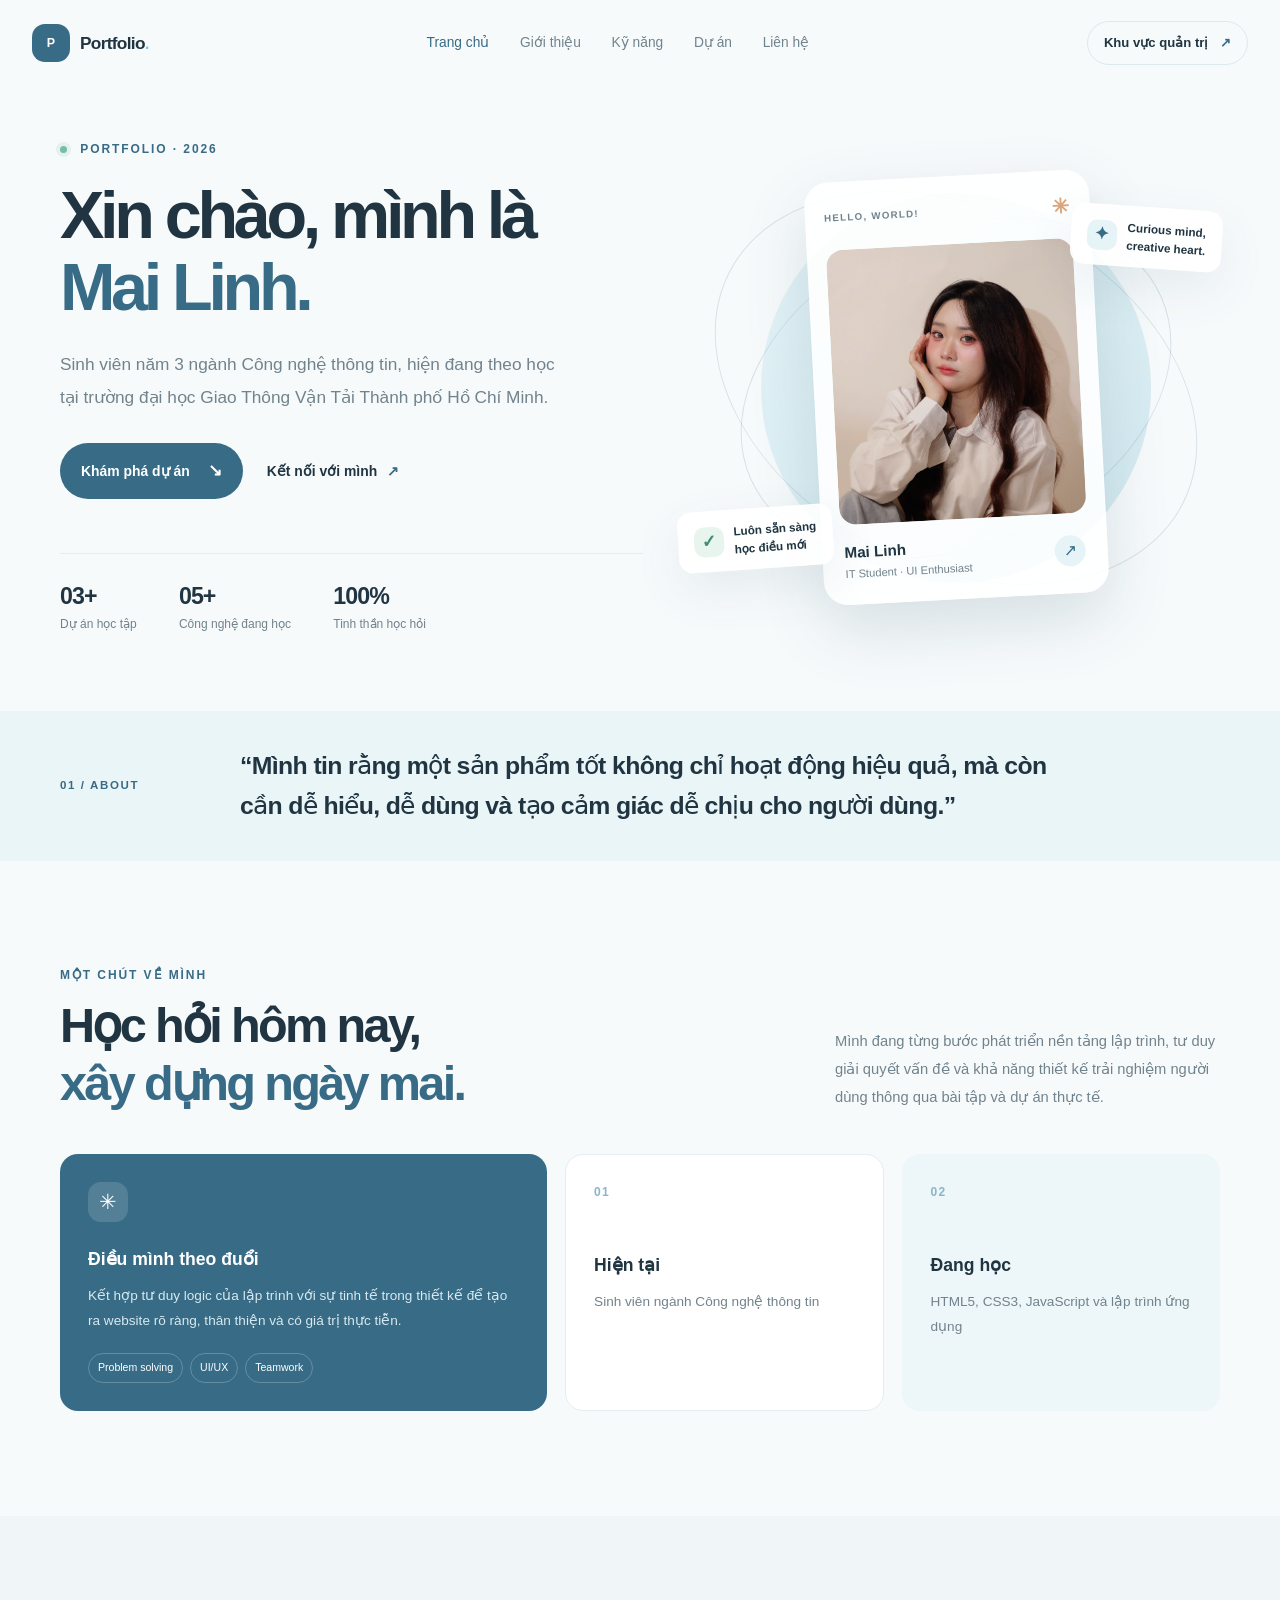
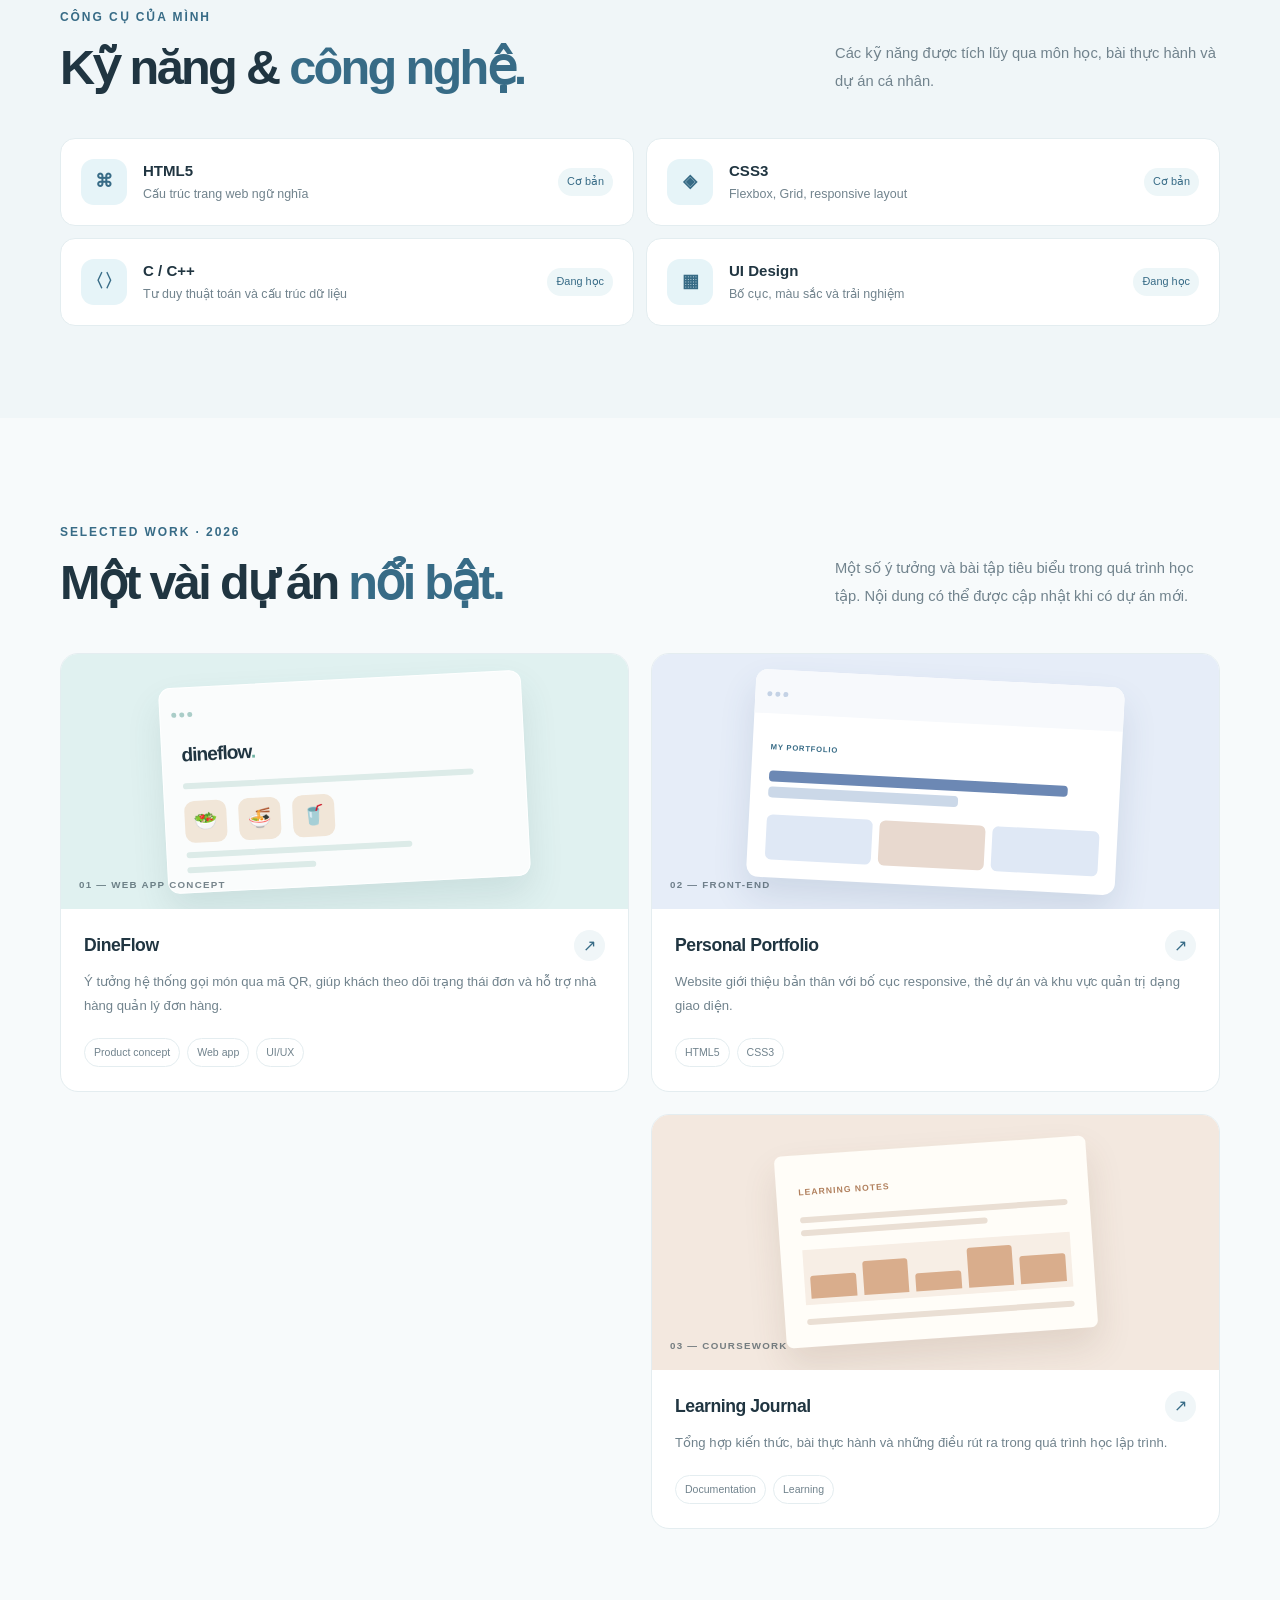
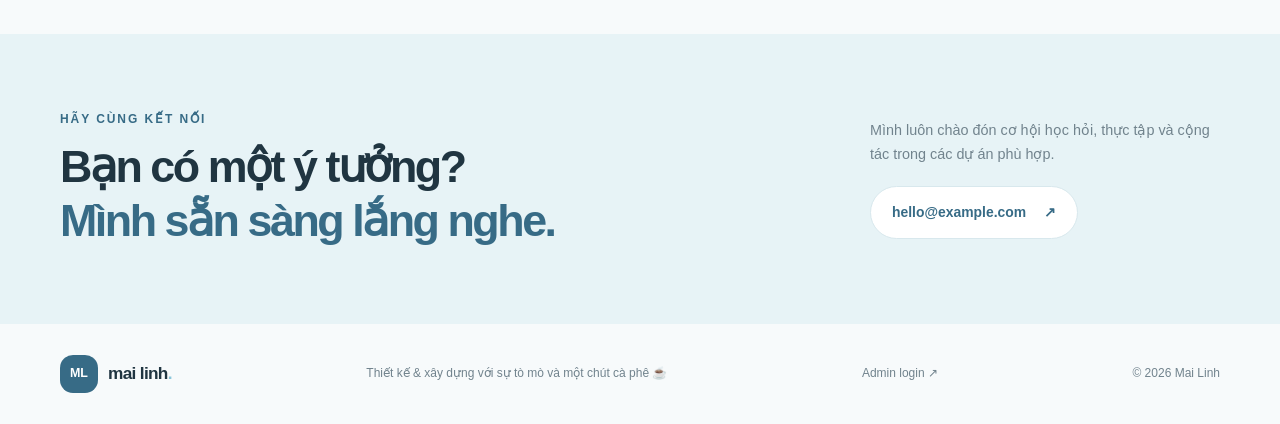
<file: portfolio_website/index.html>
<!DOCTYPE html>
<html lang="vi">
<head>
  <meta charset="UTF-8">
  <meta name="viewport" content="width=device-width, initial-scale=1.0">
  <meta name="description" content="Portfolio cá nhân của sinh viên - kỹ năng, dự án và liên hệ.">
  <title>Portfolio | Mai Linh</title>
  <link rel="stylesheet" href="style.css">
</head>
<body>
  <header class="site-header">
    <a class="brand" href="index.html" aria-label="Về trang chủ">
      <span class="brand-mark">P</span>
      <span>Portfolio<span class="brand-dot">.</span></span>
    </a>
    <nav class="main-nav" aria-label="Điều hướng chính">
      <a class="active" href="#home">Trang chủ</a>
      <a href="#about">Giới thiệu</a>
      <a href="#skills">Kỹ năng</a>
      <a href="#projects">Dự án</a>
      <a href="#contact">Liên hệ</a>
    </nav>
    <a class="header-cta" href="login.html">Khu vực quản trị <span>↗</span></a>
  </header>

  <main>
    <section class="hero page-width" id="home">
      <div class="hero-copy">
        <p class="eyebrow"><span class="status-dot"></span> PORTFOLIO · 2026</p>
        <h1>Xin chào, mình là<br><span>Mai Linh.</span></h1>
        <p class="hero-lead">Sinh viên năm 3 ngành Công nghệ thông tin, hiện đang theo học tại trường đại học Giao Thông Vận Tải Thành phố Hồ Chí Minh.</p>
        <div class="hero-actions">
          <a class="button button-primary" href="#projects">Khám phá dự án <span>↘</span></a>
          <a class="text-link" href="#contact">Kết nối với mình <span>↗</span></a>
        </div>
        <div class="hero-meta">
          <div><strong>03+</strong><span>Dự án học tập</span></div>
          <div><strong>05+</strong><span>Công nghệ đang học</span></div>
          <div><strong>100%</strong><span>Tinh thần học hỏi</span></div>
        </div>
      </div>
      <div class="hero-visual">
        <div class="visual-orbit orbit-one"></div><div class="visual-orbit orbit-two"></div>
        <div class="profile-card">
          <div class="profile-top"><span class="tiny-label">HELLO, WORLD!</span><span class="sparkle">✳</span></div>
          <div class="avatar-art">
              <img src="mailinh.jpg" alt="Ảnh Mai Linh">
          </div>
          <div class="profile-caption"><div><strong>Mai Linh</strong><span>IT Student · UI Enthusiast</span></div><span class="mini-arrow">↗</span></div>
        </div>
        <div class="floating-note note-top"><span class="note-icon">✦</span><span>Curious mind,<br>creative heart.</span></div>
        <div class="floating-note note-bottom"><span class="note-check">✓</span><span>Luôn sẵn sàng<br>học điều mới</span></div>
      </div>
    </section>

    <section class="intro-band">
      <div class="page-width intro-inner"><span class="section-index">01 / ABOUT</span><p>“Mình tin rằng một sản phẩm tốt không chỉ hoạt động hiệu quả, mà còn cần dễ hiểu, dễ dùng và tạo cảm giác dễ chịu cho người dùng.”</p></div>
    </section>

    <section class="content-section page-width" id="about">
      <div class="section-heading"><div><p class="eyebrow">MỘT CHÚT VỀ MÌNH</p><h2>Học hỏi hôm nay,<br><span>xây dựng ngày mai.</span></h2></div><p class="section-description">Mình đang từng bước phát triển nền tảng lập trình, tư duy giải quyết vấn đề và khả năng thiết kế trải nghiệm người dùng thông qua bài tập và dự án thực tế.</p></div>
      <div class="about-grid">
        <article class="about-card about-main"><span class="card-symbol">✳</span><h3>Điều mình theo đuổi</h3><p>Kết hợp tư duy logic của lập trình với sự tinh tế trong thiết kế để tạo ra website rõ ràng, thân thiện và có giá trị thực tiễn.</p><div class="tag-row"><span>Problem solving</span><span>UI/UX</span><span>Teamwork</span></div></article>
        <article class="fact-card"><span class="fact-number">01</span><h3>Hiện tại</h3><p>Sinh viên ngành Công nghệ thông tin</p></article>
        <article class="fact-card fact-blue"><span class="fact-number">02</span><h3>Đang học</h3><p>HTML5, CSS3, JavaScript và lập trình ứng dụng</p></article>
      </div>
    </section>

    <section class="skills-section" id="skills"><div class="page-width"><div class="section-heading"><div><p class="eyebrow">CÔNG CỤ CỦA MÌNH</p><h2>Kỹ năng & <span>công nghệ.</span></h2></div><p class="section-description">Các kỹ năng được tích lũy qua môn học, bài thực hành và dự án cá nhân.</p></div>
      <div class="skills-grid">
        <article class="skill-item"><div class="skill-icon">⌘</div><div><h3>HTML5</h3><p>Cấu trúc trang web ngữ nghĩa</p></div><span class="skill-level">Cơ bản</span></article>
        <article class="skill-item"><div class="skill-icon">◈</div><div><h3>CSS3</h3><p>Flexbox, Grid, responsive layout</p></div><span class="skill-level">Cơ bản</span></article>
        <article class="skill-item"><div class="skill-icon">〈〉</div><div><h3>C / C++</h3><p>Tư duy thuật toán và cấu trúc dữ liệu</p></div><span class="skill-level">Đang học</span></article>
        <article class="skill-item"><div class="skill-icon">▦</div><div><h3>UI Design</h3><p>Bố cục, màu sắc và trải nghiệm</p></div><span class="skill-level">Đang học</span></article>
      </div>
    </div></section>

    <section class="content-section page-width" id="projects"><div class="section-heading"><div><p class="eyebrow">SELECTED WORK · 2026</p><h2>Một vài dự án <span>nổi bật.</span></h2></div><p class="section-description">Một số ý tưởng và bài tập tiêu biểu trong quá trình học tập. Nội dung có thể được cập nhật khi có dự án mới.</p></div>
      <div class="project-grid">
        <article class="project-card project-featured"><div class="project-art dine-art"><div class="art-window"><span class="art-dot"></span><span class="art-dot"></span><span class="art-dot"></span><div class="mock-menu"><b>dineflow<span>.</span></b><div class="mock-line long"></div><div class="mock-food-row"><i>🥗</i><i>🍜</i><i>🥤</i></div><div class="mock-line"></div><div class="mock-line short"></div></div></div><span class="art-label">01 — WEB APP CONCEPT</span></div><div class="project-info"><div class="project-title-row"><h3>DineFlow</h3><span class="project-arrow">↗</span></div><p>Ý tưởng hệ thống gọi món qua mã QR, giúp khách theo dõi trạng thái đơn và hỗ trợ nhà hàng quản lý đơn hàng.</p><div class="tag-row"><span>Product concept</span><span>Web app</span><span>UI/UX</span></div></div></article>
        <article class="project-card"><div class="project-art portfolio-art"><div class="browser-card"><div class="browser-bar"><i></i><i></i><i></i></div><div class="browser-content"><span class="browser-kicker">MY PORTFOLIO</span><div class="browser-heading"></div><div class="browser-heading small"></div><div class="browser-blocks"><i></i><i></i><i></i></div></div></div><span class="art-label">02 — FRONT-END</span></div><div class="project-info"><div class="project-title-row"><h3>Personal Portfolio</h3><span class="project-arrow">↗</span></div><p>Website giới thiệu bản thân với bố cục responsive, thẻ dự án và khu vực quản trị dạng giao diện.</p><div class="tag-row"><span>HTML5</span><span>CSS3</span></div></div></article>
        <article class="project-card"><div class="project-art study-art"><div class="study-sheet"><span>LEARNING NOTES</span><div class="study-line"></div><div class="study-line mid"></div><div class="study-chart"><i></i><i></i><i></i><i></i><i></i></div><div class="study-line"></div></div><span class="art-label">03 — COURSEWORK</span></div><div class="project-info"><div class="project-title-row"><h3>Learning Journal</h3><span class="project-arrow">↗</span></div><p>Tổng hợp kiến thức, bài thực hành và những điều rút ra trong quá trình học lập trình.</p><div class="tag-row"><span>Documentation</span><span>Learning</span></div></div></article>
      </div>
    </section>

    <section class="contact-section" id="contact"><div class="page-width contact-inner"><div><p class="eyebrow">HÃY CÙNG KẾT NỐI</p><h2>Bạn có một ý tưởng?<br><span>Mình sẵn sàng lắng nghe.</span></h2></div><div class="contact-detail"><p>Mình luôn chào đón cơ hội học hỏi, thực tập và cộng tác trong các dự án phù hợp.</p><a class="button button-light" href="mailto:hello@example.com">hello@example.com <span>↗</span></a></div></div></section>
  </main>
  <footer class="site-footer page-width"><a class="brand" href="#home"><span class="brand-mark">ML</span><span>mai linh<span class="brand-dot">.</span></span></a><p>Thiết kế & xây dựng với sự tò mò và một chút cà phê ☕</p><a href="login.html">Admin login ↗</a><span class="copyright">© 2026 Mai Linh</span></footer>
</body>
</html>
</file>
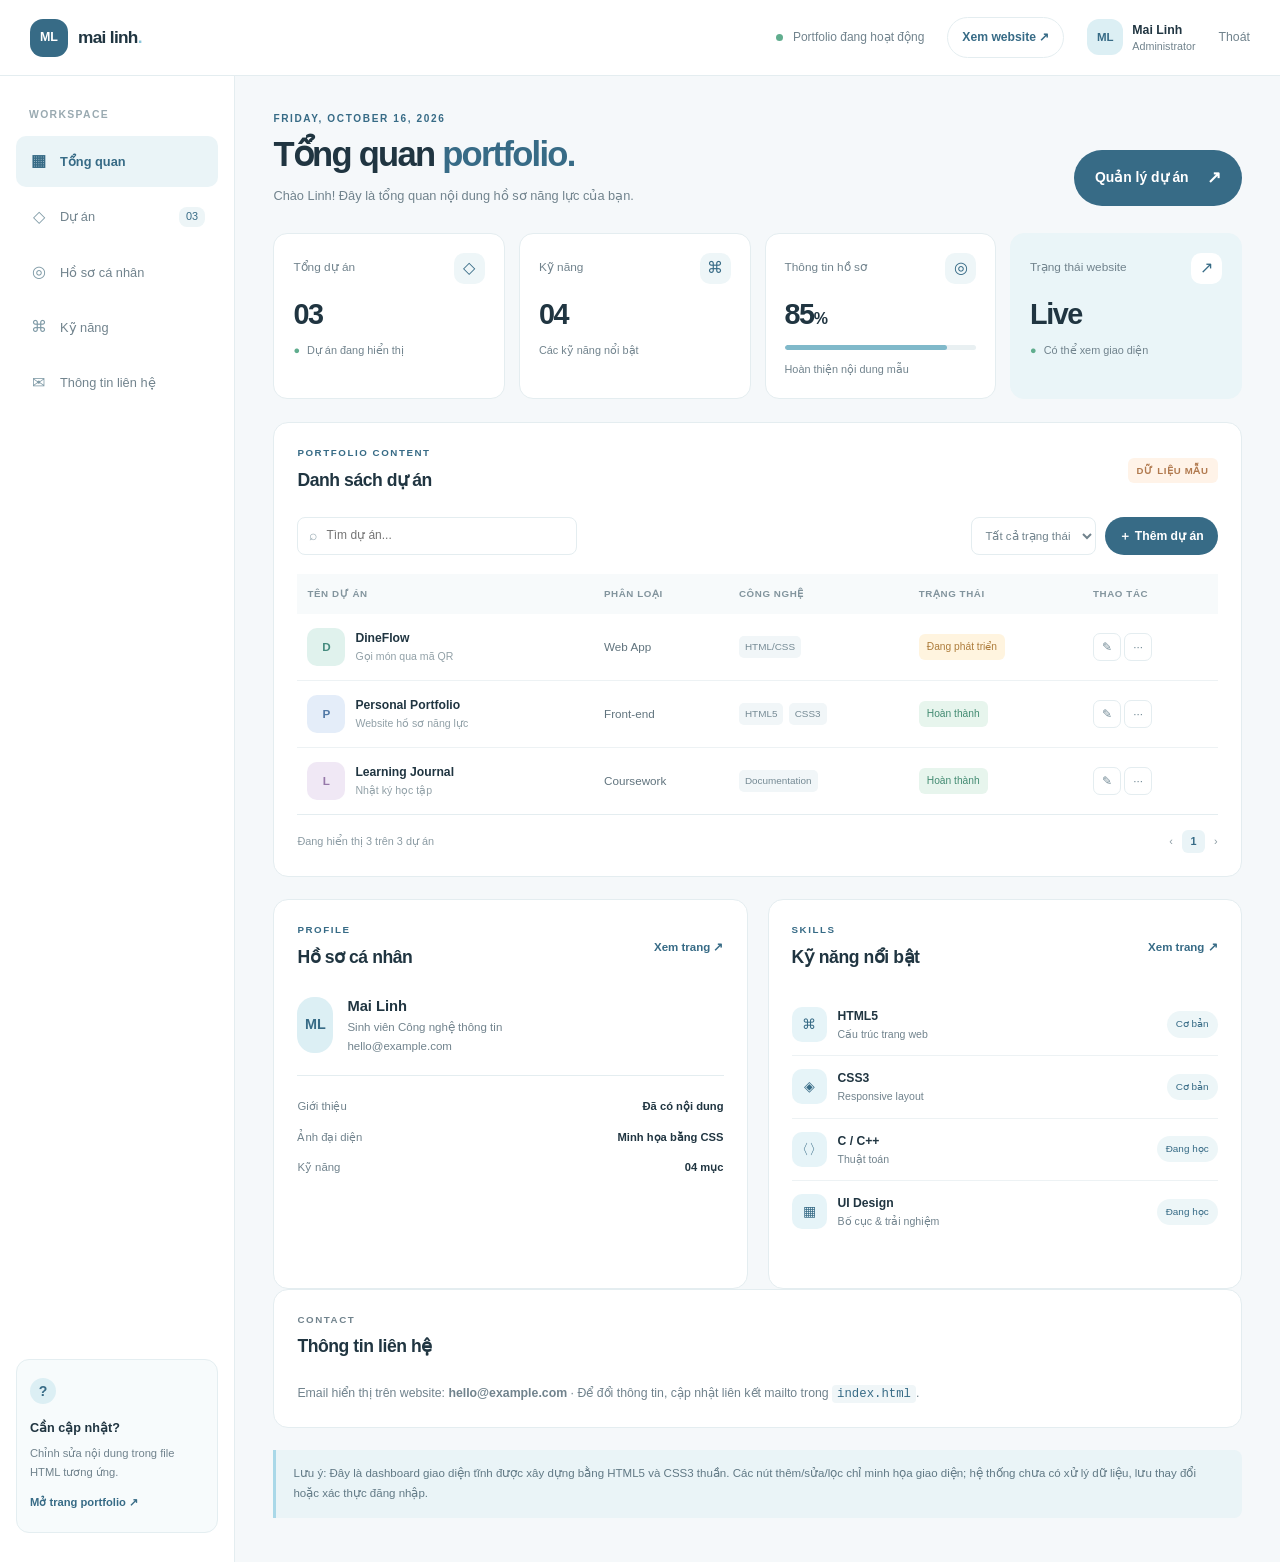
<file: portfolio_website/admin.html>
<!DOCTYPE html>
<html lang="vi">
<head>
  <meta charset="UTF-8">
  <meta name="viewport" content="width=device-width, initial-scale=1.0">
  <title>Dashboard | Mai Linh Portfolio</title>
  <link rel="stylesheet" href="style.css">
</head>
<body class="dashboard-body">
  <header class="admin-topbar">
    <a class="brand" href="index.html">
      <span class="brand-mark">ML</span>
      <span>mai linh<span class="brand-dot">.</span>
    </span>
  </a>
    <div class="admin-toolbar">
      <span class="admin-status">
        <i></i> Portfolio đang hoạt động</span>
        <a class="button button-small button-outline" href="index.html" target="_blank">Xem website ↗</a><div class="admin-user"><span class="admin-avatar">ML</span><span><b>Mai Linh</b><small>Administrator</small></span></div><a class="logout-link" href="login.html">Thoát</a></div>
  </header>
  <div class="admin-layout">
    <aside class="admin-sidebar"><p class="sidebar-label">WORKSPACE</p><a class="sidebar-link selected" href="#overview"><span>▦</span> Tổng quan</a><a class="sidebar-link" href="#manage-projects"><span>◇</span> Dự án <em>03</em></a><a class="sidebar-link" href="#manage-profile"><span>◎</span> Hồ sơ cá nhân</a><a class="sidebar-link" href="#manage-skills"><span>⌘</span> Kỹ năng</a><a class="sidebar-link" href="#manage-contact"><span>✉</span> Thông tin liên hệ</a><div class="sidebar-bottom"><div class="help-icon">?</div><b>Cần cập nhật?</b><p>Chỉnh sửa nội dung trong file HTML tương ứng.</p><a href="index.html">Mở trang portfolio ↗</a></div></aside>
    <main class="admin-main" id="overview">
      <div class="dashboard-heading"><div><p class="eyebrow">FRIDAY, OCTOBER 16, 2026</p><h1>Tổng quan <span>portfolio.</span></h1><p>Chào Linh! Đây là tổng quan nội dung hồ sơ năng lực của bạn.</p></div><a class="button button-primary" href="#manage-projects">Quản lý dự án <span>↗</span></a></div>
      <div class="stats-grid"><article class="stat-card"><div class="stat-top"><span>Tổng dự án</span><span class="stat-icon">◇</span></div><strong>03</strong><p><span class="stat-positive">●</span> Dự án đang hiển thị</p></article><article class="stat-card"><div class="stat-top"><span>Kỹ năng</span><span class="stat-icon">⌘</span></div><strong>04</strong><p>Các kỹ năng nổi bật</p></article><article class="stat-card"><div class="stat-top"><span>Thông tin hồ sơ</span><span class="stat-icon">◎</span></div><strong>85<span class="percent">%</span></strong><div class="progress-track"><span></span></div><p>Hoàn thiện nội dung mẫu</p></article><article class="stat-card stat-highlight"><div class="stat-top"><span>Trạng thái website</span><span class="stat-icon">↗</span></div><strong>Live</strong><p><span class="stat-positive">●</span> Có thể xem giao diện</p></article></div>

      <section class="admin-panel" id="manage-projects"><div class="panel-heading"><div><p class="eyebrow">PORTFOLIO CONTENT</p><h2>Danh sách dự án</h2></div><span class="demo-chip">DỮ LIỆU MẪU</span></div><div class="panel-toolbar"><div class="search-field"><span>⌕</span><input type="search" placeholder="Tìm dự án..." aria-label="Tìm dự án"></div><div class="toolbar-actions"><select aria-label="Lọc theo trạng thái"><option>Tất cả trạng thái</option><option>Đang thực hiện</option><option>Hoàn thành</option></select><button class="button button-primary button-small" type="button">＋ Thêm dự án</button></div></div>
        <div class="table-wrap"><table><thead><tr><th>TÊN DỰ ÁN</th><th>PHÂN LOẠI</th><th>CÔNG NGHỆ</th><th>TRẠNG THÁI</th><th>THAO TÁC</th></tr></thead><tbody>
          <tr><td><div class="table-project"><span class="table-thumb thumb-mint">D</span><span><b>DineFlow</b><small>Gọi món qua mã QR</small></span></div></td><td>Web App</td><td><span class="tech-tag">HTML/CSS</span></td><td><span class="status-pill status-progress">Đang phát triển</span></td><td><button class="table-action" type="button" aria-label="Sửa DineFlow">✎</button><button class="table-action" type="button" aria-label="Tùy chọn DineFlow">···</button></td></tr>
          <tr><td><div class="table-project"><span class="table-thumb thumb-blue">P</span><span><b>Personal Portfolio</b><small>Website hồ sơ năng lực</small></span></div></td><td>Front-end</td><td><span class="tech-tag">HTML5</span> <span class="tech-tag">CSS3</span></td><td><span class="status-pill status-done">Hoàn thành</span></td><td><button class="table-action" type="button" aria-label="Sửa Portfolio">✎</button><button class="table-action" type="button" aria-label="Tùy chọn Portfolio">···</button></td></tr>
          <tr><td><div class="table-project"><span class="table-thumb thumb-lilac">L</span><span><b>Learning Journal</b><small>Nhật ký học tập</small></span></div></td><td>Coursework</td><td><span class="tech-tag">Documentation</span></td><td><span class="status-pill status-done">Hoàn thành</span></td><td><button class="table-action" type="button" aria-label="Sửa Learning Journal">✎</button><button class="table-action" type="button" aria-label="Tùy chọn Learning Journal">···</button></td></tr>
        </tbody></table></div>
        <div class="table-footer"><span>Đang hiển thị 3 trên 3 dự án</span><span>‹ <b>1</b> ›</span></div>
      </section>
      <div class="admin-lower-grid">
        <section class="admin-panel" id="manage-profile"><div class="panel-heading"><div><p class="eyebrow">PROFILE</p><h2>Hồ sơ cá nhân</h2></div><a class="subtle-link" href="index.html">Xem trang ↗</a></div><div class="profile-preview"><div class="admin-avatar large">ML</div><div><h3>Mai Linh</h3><p>Sinh viên Công nghệ thông tin</p><span class="profile-email">hello@example.com</span></div></div><div class="profile-summary"><div><span>Giới thiệu</span><b>Đã có nội dung</b></div><div><span>Ảnh đại diện</span><b>Minh họa bằng CSS</b></div><div><span>Kỹ năng</span><b>04 mục</b></div></div></section>
        <section class="admin-panel" id="manage-skills"><div class="panel-heading"><div><p class="eyebrow">SKILLS</p><h2>Kỹ năng nổi bật</h2></div><a class="subtle-link" href="index.html#skills">Xem trang ↗</a></div><div class="skill-admin-row"><span class="skill-admin-icon">⌘</span><span><b>HTML5</b><small>Cấu trúc trang web</small></span><span class="skill-level">Cơ bản</span></div><div class="skill-admin-row"><span class="skill-admin-icon">◈</span><span><b>CSS3</b><small>Responsive layout</small></span><span class="skill-level">Cơ bản</span></div><div class="skill-admin-row"><span class="skill-admin-icon">〈〉</span><span><b>C / C++</b><small>Thuật toán</small></span><span class="skill-level">Đang học</span></div><div class="skill-admin-row"><span class="skill-admin-icon">▦</span><span><b>UI Design</b><small>Bố cục & trải nghiệm</small></span><span class="skill-level">Đang học</span></div></section>
      </div>
      <section class="admin-panel contact-admin" id="manage-contact"><div class="panel-heading"><div><p class="eyebrow">CONTACT</p><h2>Thông tin liên hệ</h2></div></div><p>Email hiển thị trên website: <b>hello@example.com</b> · Để đổi thông tin, cập nhật liên kết mailto trong <code>index.html</code>.</p></section>
      <p class="admin-disclaimer">Lưu ý: Đây là dashboard giao diện tĩnh được xây dựng bằng HTML5 và CSS3 thuần. Các nút thêm/sửa/lọc chỉ minh họa giao diện; hệ thống chưa có xử lý dữ liệu, lưu thay đổi hoặc xác thực đăng nhập.</p>
    </main>
  </div>
</body>
</html>
</file>
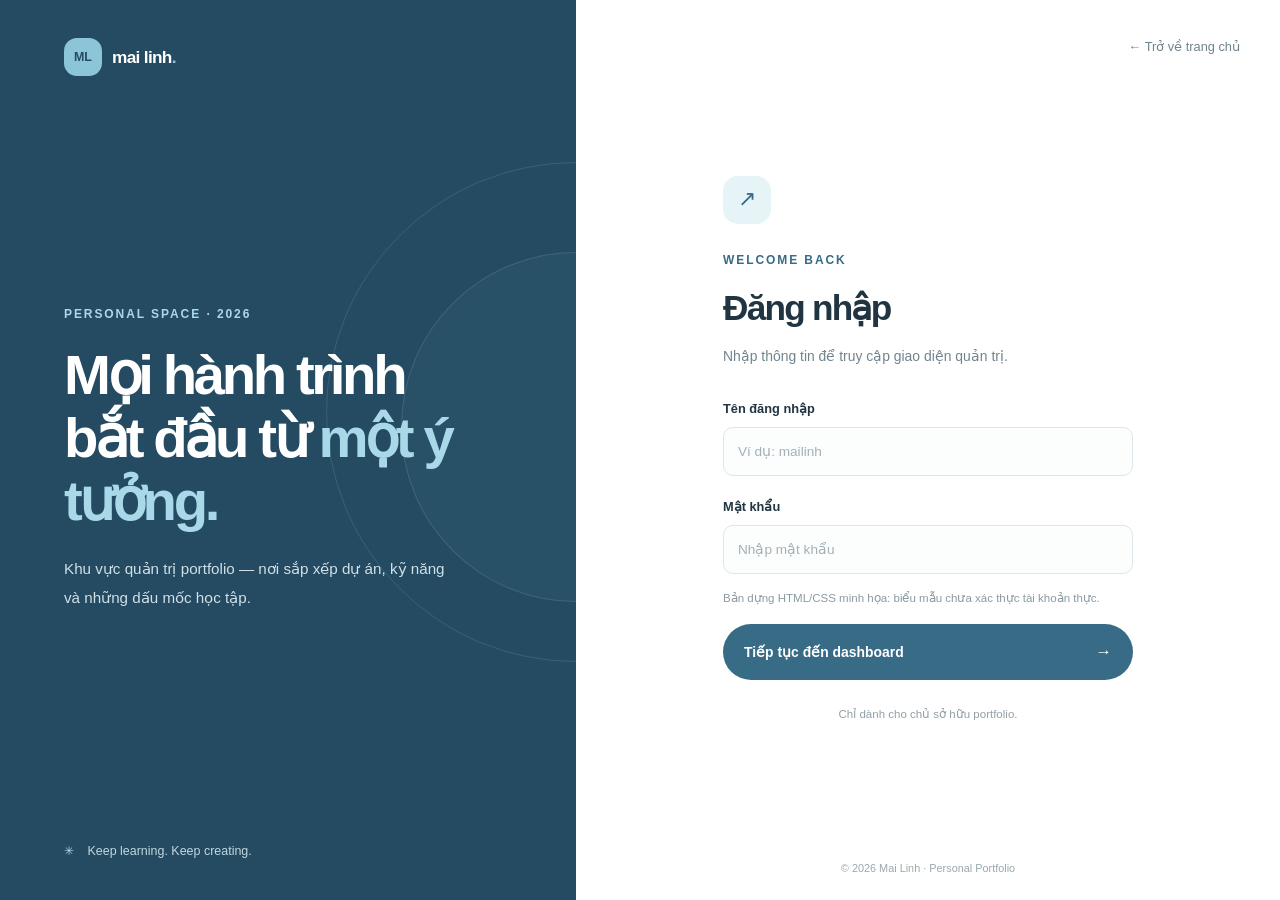
<file: portfolio_website/login.html>
<!DOCTYPE html>
<html lang="vi">
<head>
  <meta charset="UTF-8">
  <meta name="viewport" content="width=device-width, initial-scale=1.0">
  <title>Đăng nhập quản trị | Mai Linh</title>
  <link rel="stylesheet" href="style.css">
</head>
<body class="auth-body">
  <main class="auth-layout">
    <section class="auth-aside">
      <a class="brand brand-on-dark" href="index.html"><span class="brand-mark">ML</span><span>mai linh<span class="brand-dot">.</span></span></a>
      <div class="auth-aside-copy"><p class="eyebrow">PERSONAL SPACE · 2026</p><h1>Mọi hành trình<br>bắt đầu từ <span>một ý tưởng.</span></h1><p>Khu vực quản trị portfolio — nơi sắp xếp dự án, kỹ năng và những dấu mốc học tập.</p></div>
      <div class="aside-bottom"><span>✳</span> Keep learning. Keep creating.</div>
      <div class="auth-decoration deco-one"></div><div class="auth-decoration deco-two"></div>
    </section>
    <section class="auth-main">
      <a class="back-link" href="index.html">← Trở về trang chủ</a>
      <div class="login-card">
        <div class="login-icon">↗</div><p class="eyebrow">WELCOME BACK</p><h2>Đăng nhập</h2><p class="login-subtitle">Nhập thông tin để truy cập giao diện quản trị.</p>
        <form action="admin.html" method="get">
          <label for="username">Tên đăng nhập</label><input id="username" name="username" type="text" placeholder="Ví dụ: mailinh" autocomplete="username" required>
          <label for="password">Mật khẩu</label><input id="password" name="password" type="password" placeholder="Nhập mật khẩu" autocomplete="current-password" required>
          <p class="form-note">Bản dựng HTML/CSS minh họa: biểu mẫu chưa xác thực tài khoản thực.</p>
          <button class="button button-primary login-submit" type="submit">Tiếp tục đến dashboard <span>→</span></button>
        </form>
        <p class="login-foot">Chỉ dành cho chủ sở hữu portfolio.</p>
      </div>
      <p class="auth-copyright">© 2026 Mai Linh · Personal Portfolio</p>
    </section>
  </main>
</body>
</html>
</file>
<file: portfolio_website/style.css>
/* =========================================================
   PORTFOLIO MAI LINH 
   ========================================================= */
:root {
  --primary: #376b86;
  --primary-dark: #244b62;
  --secondary: #a9d8e8;
  --secondary-soft: #e6f4f8;
  --background: #f7fafb;
  --surface: #ffffff;
  --text: #203541;
  --text-muted: #71838d;
  --line: #e4edf0;
  --accent: #f0c9ae;
  --success: #438d76;
  --font-xs: 0.75rem;
  --font-sm: 0.875rem;
  --font-md: 1rem;
  --font-lg: 1.25rem;
  --font-xl: 2rem;
  --font-display: clamp(2.7rem, 5.2vw, 4.8rem);
  --radius-sm: 10px;
  --radius-md: 18px;
  --radius-lg: 28px;
  --radius-pill: 999px;
  --shadow-soft: 0 18px 50px rgba(44, 91, 112, 0.09);
  --content-width: 1160px;
}
* { 
  box-sizing: border-box; 
  margin: 0; 
  padding: 0; 
  scroll-behavior: smooth;}
html { 
  scroll-behavior: smooth; 
  scroll-padding-top: 90px; 
}
body { 
  background: var(--background);
  color: var(--text); font-family: Inter, "Segoe UI", Arial, sans-serif; 
  font-size: var(--font-md); 
  line-height: 1.65; }
a { 
  color: inherit; 
  text-decoration: none; 
  transition: color .2s ease;}
button, input, select { 
  font: inherit; 
  background: none;
  }
button, a, input, select { 
  -webkit-tap-highlight-color: transparent; 
}
button:focus-visible, a:focus-visible, input:focus-visible, select:focus-visible { 
  outline: 3px solid #9bcfe0; 
  outline-offset: 3px; }
.page-width { 
  width: min(var(--content-width), calc(100% - 64px)); 
  margin-inline: auto; 
}
.site-header { 
  width: min(1280px, calc(100% - 64px)); 
  margin: auto; min-height: 86px; display: flex; 
  align-items: center; justify-content: 
  space-between; 
  gap: 28px; }
.brand { 
  display: inline-flex; 
  align-items: center;
  gap: 10px; 
  color: var(--text); 
  font-size: 1.08rem; 
  font-weight: 750; 
  letter-spacing: -0.04em; 
  white-space: nowrap; }
.brand-mark { 
  width: 38px; height: 38px; 
  display: grid; 
  place-items: center; 
  border-radius: 13px; 
  background: var(--primary); 
  color: white; 
  font-size: 0.78rem; 
  letter-spacing: 0; 
}
.brand-dot, .brand > span:last-child > span { 
  color: #8ac6db;
}
.main-nav { 
  display: flex; 
  align-items: center; 
  gap: clamp(16px, 2.4vw, 32px); 
}
.main-nav a { 
  color: var(--text-muted);
   font-size: 0.86rem; 
   transition: color .2s ease; 
}
.main-nav a:hover, .main-nav a.active { 
  color: var(--primary); 
}
.header-cta { 
  border: 1px solid #dce9ed; 
  border-radius: var(--radius-pill); 
  padding: 10px 16px; font-size: .82rem; 
  font-weight: 650; 
  white-space: nowrap;
}
.header-cta span { 
  color: var(--primary); 
  margin-left: 8px;
}
.hero { 
  min-height: 610px; 
  display: grid; 
  grid-template-columns: 1.05fr .95fr; 
  align-items: center; gap: 50px; 
  padding-block: 54px 76px; 
}
.eyebrow { 
  color: var(--primary); 
  font-size: var(--font-xs); 
  font-weight: 800; letter-spacing: .16em; 
  line-height: 1.5; 
}
.status-dot { 
  display: inline-block; 
  width: 7px; 
  height: 7px; 
  border-radius: 50%; 
  background: #78bba6; 
  margin-right: 8px; 
  box-shadow: 0 0 0 4px #e2f3ed; 
}
.hero h1 { 
  margin-top: 22px; 
  font-size: var(--font-display); 
  line-height: 1.08; 
  letter-spacing: -.065em; 
  font-weight: 780; 
}
.hero h1 span, .section-heading h2 span, .contact-inner h2 span { 
  color: var(--primary); 
}
.hero-lead { 
  max-width: 500px; 
  margin-top: 24px; 
  color: var(--text-muted); 
  font-size: 1.08rem; 
  line-height: 1.9; 
}
.hero-actions { 
  display: flex; 
  align-items: center; 
  flex-wrap: wrap; 
  gap: 24px; 
  margin-top: 30px; 
}
.button { 
  display: inline-flex; 
  align-items: center; 
  justify-content: center; 
  gap: 18px; border: 0; 
  border-radius: var(--radius-pill); 
  padding: 14px 21px;
  font-weight: 700; 
  font-size: .87rem; 
  cursor: pointer; 
  transition: transform .2s ease, box-shadow .2s ease; 
}
.button:hover { 
  transform: translateY(-2px); 
  box-shadow: 0 9px 22px rgba(55, 107, 134, .16); 
}
.button-primary { 
  color: white; 
  background: var(--primary);
}
.button-primary span { 
  font-size: 1.05rem;
 }
.text-link { 
  font-size: .87rem; 
  font-weight: 700; 
  color: var(--text); 
}
.text-link span { 
  margin-left: 6px; 
  color: var(--primary);
}
.hero-meta { 
  display: flex; 
  gap: clamp(20px, 3.3vw, 44px);
  margin-top: 54px; 
  padding-top: 23px; 
  border-top: 1px solid var(--line); 
}
.hero-meta div { 
  display: flex; 
  flex-direction: column; 
}
.hero-meta strong { 
  font-size: 1.45rem; 
  letter-spacing: -.04em; 
}
.hero-meta span { 
  color: var(--text-muted); 
  font-size: .75rem; 
}
.hero-visual { 
  min-height: 470px; 
  display: grid; 
  place-items: center; 
  position: relative; 
  isolation: isolate;
}
.hero-visual::before {
  content: ""; 
  position: absolute; 
  z-index: -2; width: 390px; 
  height: 390px; 
  border-radius: 50%; 
  background: linear-gradient(145deg, #e5f4f8, #d3e9f0); 
}
.visual-orbit { 
  position: absolute; 
  z-index: -1; border: 1px solid rgba(55, 107, 134, .17); 
  border-radius: 50%; 
}
.orbit-one { 
  width: 450px; 
  height: 450px; 
  transform: rotate(-24deg) scaleY(.7); 
}
.orbit-two { 
  width: 510px; 
  height: 510px; 
  transform: rotate(27deg) scaleY(.7); 
}
.profile-card { 
  width: 285px; 
  padding: 18px; 
  border: 1px solid rgba(255,255,255,.9); 
  border-radius: 24px; 
  background: rgba(255,255,255,.88); 
  box-shadow: 0 25px 65px rgba(42, 86, 107, .16); 
  transform: rotate(-3deg); 
}
.profile-top { 
  display: flex; 
  justify-content: space-between; 
  align-items: center; 
  color: var(--text-muted); 
  font-size: .61rem; 
  font-weight: 800; 
  letter-spacing: .13em; 
}
.sparkle { 
  color: #dba77d; 
  font-size: 1.3rem; 
}
.avatar-art {
  height: 275px; 
  margin-top: 15px; 
  overflow: hidden; position: 
  relative; border-radius: 
  17px; }
.avatar-art img {
  width: 100%;
  height: 100%;
    object-fit: cover;
    object-position: center 30%;
}
.eye { 
  position: absolute; 
  top: 57px; width: 5px;
  height: 7px;
  border-radius: 50%; 
  background: #3c3434;
}
.profile-caption { 
  display: flex; 
  justify-content: space-between; 
  align-items: center; 
  padding: 15px 3px 2px;
 
}
.profile-caption div { 
  display: flex; 
  flex-direction: column; 
}
.profile-caption strong { 
  font-size: .95rem;
}
.profile-caption div span { 
  color: var(--text-muted); 
  font-size: .7rem; 
}
.mini-arrow { 
  display: grid; 
  place-items: center; 
  width: 31px; height: 31px;
  border-radius: 50%; 
  background: var(--secondary-soft); 
  color: var(--primary); 
}
.floating-note { 
  position: absolute; 
  display: flex; 
  align-items: center; 
  gap: 10px; 
  padding: 12px 15px; 
  border: 1px solid rgba(255,255,255,.8); 
  border-radius: 14px; background: rgba(255,255,255,.9); 
  box-shadow: var(--shadow-soft); 
  font-size: .73rem; 
  font-weight: 650; 
  line-height: 1.5; 
}
.note-top { 
  top: 54px; 
  right: -2px; 
  transform: rotate(4deg); 
}
.note-bottom { 
  bottom: 54px; 
  left: -15px; 
  transform: rotate(-4deg); 
}
.note-icon, .note-check { 
  display: grid; 
  place-items: center; 
  width: 30px; height: 30px; 
  border-radius: 10px; 
  color: var(--primary); 
  background: var(--secondary-soft); 
  font-size: 1.1rem; 
}
.note-check { 
  color: var(--success); 
  background: #e8f5ef; 
}
.intro-band { 
  background: #eaf5f8; 
}
.intro-inner {
  display: grid; 
  grid-template-columns: 150px 1fr; 
  align-items: center; 
  gap: 30px; 
  padding-block: 35px; 
}
.section-index { 
  color: var(--primary); 
  font-size: .72rem; 
  font-weight: 800; 
  letter-spacing: .14em;
}
.intro-inner p { 
  max-width: 850px; 
  font-size: clamp(1.1rem, 2.1vw, 1.55rem); 
  font-weight: 560; 
  line-height: 1.6; 
  letter-spacing: -.025em; 
}
.content-section { padding-block: 105px; }
.section-heading { display: flex; justify-content: space-between; align-items: end; gap: 40px; margin-bottom: 42px; }
.section-heading h2, .contact-inner h2 { margin-top: 12px; font-size: clamp(2rem, 3.8vw, 3.2rem); line-height: 1.2; letter-spacing: -.055em; }
.section-description { max-width: 385px; color: var(--text-muted); font-size: .92rem; line-height: 1.9; }
.about-grid { display: grid; grid-template-columns: 1.3fr .85fr .85fr; gap: 18px; }
.about-card, .fact-card { min-height: 235px; border-radius: var(--radius-md); padding: 28px; }
.about-main { background: var(--primary); color: white; }
.card-symbol { display: grid; place-items: center; width: 40px; height: 40px; margin-bottom: 23px; border-radius: 13px; background: rgba(255,255,255,.14); font-size: 1.3rem; }
.about-card h3, .fact-card h3 { font-size: 1.1rem; margin-bottom: 10px; }
.about-card p, .fact-card p { font-size: .85rem; line-height: 1.8; }
.about-main p { color: #d8e9ef; }
.tag-row { display: flex; flex-wrap: wrap; gap: 7px; margin-top: 20px; }
.tag-row span { padding: 5px 9px; border: 1px solid rgba(255,255,255,.23); border-radius: var(--radius-pill); font-size: .66rem; white-space: nowrap; }
.fact-card { background: white; border: 1px solid var(--line); }
.fact-number { display: block; margin-bottom: 48px; color: #88b7c8; font-size: .75rem; font-weight: 800; letter-spacing: .1em; }
.fact-card p { color: var(--text-muted); }
.fact-blue { background: #edf6f8; border-color: #edf6f8; }
.skills-section { padding-block: 92px; background: #f0f6f8; }
.skills-grid { display: grid; grid-template-columns: repeat(2, 1fr); gap: 12px; }
.skill-item { display: flex; align-items: center; gap: 16px; padding: 20px; border: 1px solid #e3edf0; border-radius: 15px; background: white; }
.skill-icon { flex: 0 0 46px; display: grid; place-items: center; width: 46px; height: 46px; border-radius: 13px; background: var(--secondary-soft); color: var(--primary); font-size: 1.1rem; font-weight: 750; }
.skill-item h3 { font-size: .94rem; }
.skill-item p { color: var(--text-muted); font-size: .78rem; }
.skill-level { margin-left: auto; color: var(--primary); background: #edf6f8; border-radius: var(--radius-pill); padding: 5px 9px; font-size: .68rem; white-space: nowrap; }
.project-grid { display: grid; grid-template-columns: repeat(2, minmax(0, 1fr)); gap: 22px; align-items: start; }
.project-card { overflow: hidden; border: 1px solid var(--line); border-radius: var(--radius-md); background: white; transition: transform .25s ease, box-shadow .25s ease; }
.project-card:hover { transform: translateY(-5px); box-shadow: var(--shadow-soft); }
.project-featured { grid-row: span 2; }
.project-art { height: 255px; position: relative; display: grid; place-items: center; overflow: hidden; }
.dine-art { background: #e0f1f0; }
.portfolio-art { background: #e6edf8; }
.study-art { background: #f3e8df; }
.art-label { position: absolute; bottom: 16px; left: 18px; color: rgba(32,53,65,.6); font-size: .61rem; font-weight: 800; letter-spacing: .13em; }
.art-window { width: 64%; min-width: 230px; padding: 11px; border: 1px solid #fff; border-radius: 12px; background: rgba(255,255,255,.83); box-shadow: 0 18px 35px rgba(46, 95, 98, .12); transform: rotate(-3deg); }
.art-dot { display: inline-block; width: 5px; height: 5px; margin-right: 3px; border-radius: 50%; background: #aacdc8; }
.mock-menu { margin: 14px 8px 8px; }
.mock-menu b { font-size: 1.2rem; letter-spacing: -.05em; }
.mock-menu b span { color: #71b4a4; }
.mock-line { width: 70%; height: 6px; margin-top: 9px; border-radius: 5px; background: #dcebe8; }
.mock-line.long { width: 90%; margin-top: 12px; } .mock-line.short { width: 40%; }
.mock-food-row { display: flex; gap: 12px; margin-top: 12px; }
.mock-food-row i { display: grid; place-items: center; width: 42px; height: 42px; border-radius: 10px; background: #f1e6d8; font-style: normal; font-size: 1.2rem; }
.browser-card { width: 65%; border-radius: 12px; overflow: hidden; background: white; box-shadow: 0 18px 35px rgba(58,83,128,.14); transform: rotate(3deg); }
.browser-bar { padding: 9px 12px; background: #f7f9fc; }
.browser-bar i { display: inline-block; width: 5px; height: 5px; margin-right: 3px; border-radius: 50%; background: #c4d2e5; }
.browser-content { padding: 18px; }
.browser-kicker { font-size: .48rem; color: var(--primary); font-weight: 800; letter-spacing: .1em; }
.browser-heading { width: 90%; height: 11px; margin-top: 12px; border-radius: 4px; background: #6c88b4; }
.browser-heading.small { width: 57%; margin-top: 5px; background: #cbd8e8; }
.browser-blocks { display: flex; gap: 7px; margin-top: 17px; }
.browser-blocks i { flex: 1; height: 45px; border-radius: 6px; background: #dfe8f5; }
.browser-blocks i:nth-child(2) { background: #e8d9cf; }
.study-sheet { width: 55%; min-width: 210px; padding: 22px; border-radius: 7px; background: #fffdf8; box-shadow: 0 18px 35px rgba(103,72,50,.13); transform: rotate(-4deg); }
.study-sheet > span { font-size: .54rem; color: #b1805e; font-weight: 800; letter-spacing: .12em; }
.study-line { height: 6px; width: 100%; margin-top: 14px; border-radius: 4px; background: #eadfd4; }
.study-line.mid { width: 70%; margin-top: 7px; }
.study-chart { display: flex; align-items: end; gap: 7px; height: 55px; margin-top: 14px; padding: 6px; background: #f7eee5; }
.study-chart i { flex: 1; border-radius: 3px 3px 0 0; background: #d9ad8c; height: 55%; }
.study-chart i:nth-child(2) { height: 80%; } .study-chart i:nth-child(3) { height: 42%; } .study-chart i:nth-child(4) { height: 95%; } .study-chart i:nth-child(5) { height: 67%; }
.project-info { padding: 21px 23px 24px; }
.project-title-row { display: flex; align-items: center; justify-content: space-between; }
.project-title-row h3 { font-size: 1.1rem; letter-spacing: -.025em; }
.project-arrow { display: grid; place-items: center; width: 31px; height: 31px; border-radius: 50%; background: #f0f6f8; color: var(--primary); }
.project-info p { margin-top: 9px; color: var(--text-muted); font-size: .82rem; line-height: 1.8; }
.project-info .tag-row span { border-color: var(--line); color: var(--text-muted); }
.contact-section { padding-block: 76px; background: #e7f3f6; }
.contact-inner { display: flex; justify-content: space-between; align-items: center; gap: 45px; }
.contact-inner h2 { font-size: clamp(2rem, 3.5vw, 2.8rem); }
.contact-detail { max-width: 350px; }
.contact-detail p { margin-bottom: 19px; color: var(--text-muted); font-size: .9rem; }
.button-light { background: white; color: var(--primary); border: 1px solid #d8e8ed; }
.site-footer { min-height: 100px; display: flex; align-items: center; justify-content: space-between; gap: 20px; flex-wrap: wrap; padding-block: 24px; }
.site-footer p, .site-footer > a:not(.brand), .copyright { color: var(--text-muted); font-size: .75rem; }

/* LOGIN */
.auth-body { min-height: 100vh; background: white; }
.auth-layout { min-height: 100vh; display: grid; grid-template-columns: .9fr 1.1fr; }
.auth-aside { position: relative; display: flex; flex-direction: column; justify-content: space-between; min-height: 100vh; overflow: hidden; padding: 38px clamp(28px, 5vw, 76px); color: white; background: var(--primary-dark); isolation: isolate; }
.brand-on-dark { color: white; }
.brand-on-dark .brand-mark { background: #8dc5d8; color: var(--primary-dark); }
.auth-aside-copy { position: relative; z-index: 2; max-width: 480px; padding-block: 60px; }
.auth-aside .eyebrow { color: #a9d8e8; }
.auth-aside h1 { margin-top: 20px; font-size: clamp(2.5rem, 4.4vw, 4.2rem); line-height: 1.12; letter-spacing: -.06em; }
.auth-aside h1 span { color: #a9d8e8; }
.auth-aside-copy > p:last-child { max-width: 400px; margin-top: 23px; color: #d0e0e7; font-size: .95rem; line-height: 1.9; }
.aside-bottom { position: relative; z-index: 2; color: #c1d7e0; font-size: .78rem; }
.aside-bottom span { margin-right: 10px; color: #a9d8e8; }
.auth-decoration { position: absolute; z-index: -1; border: 1px solid rgba(201,235,244,.13); border-radius: 50%; }
.deco-one { width: 500px; height: 500px; right: -250px; top: 18%; }
.deco-two { width: 350px; height: 350px; right: -175px; top: 28%; background: rgba(169,216,232,.035); }
.auth-main { position: relative; display: grid; place-items: center; padding: 80px 35px; }
.back-link { position: absolute; top: 36px; right: 40px; color: var(--text-muted); font-size: .8rem; }
.login-card { width: min(410px, 100%); }
.login-icon { display: grid; place-items: center; width: 48px; height: 48px; margin-bottom: 27px; border-radius: 15px; color: var(--primary); background: var(--secondary-soft); font-size: 1.4rem; }
.login-card h2 { margin-top: 10px; font-size: 2.2rem; letter-spacing: -.05em; }
.login-subtitle { margin-top: 8px; margin-bottom: 30px; color: var(--text-muted); font-size: .87rem; }
.login-card form { display: flex; flex-direction: column; }
.login-card label { margin-bottom: 8px; font-size: .8rem; font-weight: 700; }
.login-card input { width: 100%; height: 49px; margin-bottom: 20px; padding: 0 14px; border: 1px solid #dce7eb; border-radius: var(--radius-sm); background: #fcfdfd; color: var(--text); font-size: .85rem; }
.login-card input::placeholder { color: #a3b0b7; }
.form-note { margin-top: -5px; margin-bottom: 17px; color: #8a9aa2; font-size: .72rem; line-height: 1.6; }
.login-submit { width: 100%; justify-content: space-between; }
.login-foot { margin-top: 25px; text-align: center; color: #91a0a7; font-size: .72rem; }
.auth-copyright { position: absolute; bottom: 22px; color: #9aa8ae; font-size: .68rem; }

/* ADMIN DASHBOARD */
.dashboard-body { background: #f5f8fa; font-size: .88rem; }
.admin-topbar { position: sticky; z-index: 20; top: 0; min-height: 76px; display: flex; justify-content: space-between; align-items: center; gap: 24px; padding: 12px 30px; border-bottom: 1px solid var(--line); background: rgba(255,255,255,.96); }
.admin-toolbar { display: flex; align-items: center; gap: 23px; }
.admin-status { color: var(--text-muted); font-size: .75rem; }
.admin-status i { display: inline-block; width: 7px; height: 7px; margin-right: 7px; border-radius: 50%; background: #60ad8e; }
.button-small { padding: 9px 14px; font-size: .76rem; gap: 8px; }
.button-outline { border: 1px solid var(--line); background: white; color: var(--primary); }
.admin-user { display: flex; align-items: center; gap: 9px; }
.admin-avatar { flex: 0 0 36px; display: grid; place-items: center; width: 36px; height: 36px; border-radius: 12px; background: #dceff4; color: var(--primary); font-size: .72rem; font-weight: 800; }
.admin-user > span:last-child { display: flex; flex-direction: column; line-height: 1.35; }
.admin-user b { font-size: .77rem; }
.admin-user small { color: var(--text-muted); font-size: .67rem; }
.logout-link { color: var(--text-muted); font-size: .77rem; }
.admin-layout { display: grid; grid-template-columns: 235px minmax(0, 1fr); min-height: calc(100vh - 76px); }
.admin-sidebar { position: relative; display: flex; flex-direction: column; padding: 30px 16px; border-right: 1px solid var(--line); background: white; }
.sidebar-label { padding: 0 13px; margin-bottom: 13px; color: #9aaab1; font-size: .65rem; font-weight: 800; letter-spacing: .13em; }
.sidebar-link { display: flex; align-items: center; gap: 12px; margin-bottom: 5px; padding: 12px 13px; border-radius: 10px; color: #71838d; font-size: .8rem; }
.sidebar-link > span { width: 19px; color: #7f9aa6; text-align: center; font-size: 1rem; }
.sidebar-link em { margin-left: auto; padding: 1px 7px; border-radius: 8px; background: #edf5f7; color: var(--primary); font-size: .68rem; font-style: normal; }
.sidebar-link:hover, .sidebar-link.selected { background: #eaf4f7; color: var(--primary); font-weight: 700; }
.sidebar-link.selected > span { color: var(--primary); }
.sidebar-bottom { margin-top: auto; padding: 18px 13px; border: 1px solid #e4eef1; border-radius: 13px; background: #f7fbfc; }
.help-icon { display: grid; place-items: center; width: 26px; height: 26px; margin-bottom: 12px; border-radius: 50%; background: #dceff4; color: var(--primary); font-weight: 800; }
.sidebar-bottom b { font-size: .79rem; }
.sidebar-bottom p { margin-top: 5px; color: var(--text-muted); font-size: .7rem; line-height: 1.65; }
.sidebar-bottom a { display: inline-block; margin-top: 12px; color: var(--primary); font-size: .7rem; font-weight: 700; }
.admin-main { min-width: 0; padding: 35px clamp(20px, 3vw, 42px) 45px; }
.dashboard-heading { display: flex; align-items: end; justify-content: space-between; gap: 20px; margin-bottom: 27px; }
.dashboard-heading .eyebrow { font-size: .63rem; }
.dashboard-heading h1 { margin-top: 8px; font-size: clamp(1.7rem, 2.7vw, 2.4rem); line-height: 1.2; letter-spacing: -.05em; }
.dashboard-heading h1 span { color: var(--primary); }
.dashboard-heading > div > p:last-child { margin-top: 9px; color: var(--text-muted); font-size: .8rem; }
.stats-grid { display: grid; grid-template-columns: repeat(4, minmax(0, 1fr)); gap: 14px; margin-bottom: 23px; }
.stat-card { min-width: 0; padding: 19px; border: 1px solid var(--line); border-radius: 14px; background: white; }
.stat-top { display: flex; align-items: center; justify-content: space-between; gap: 8px; color: var(--text-muted); font-size: .74rem; }
.stat-icon { display: grid; place-items: center; width: 31px; height: 31px; border-radius: 10px; background: #eef6f8; color: var(--primary); font-size: 1rem; }
.stat-card > strong { display: block; margin-top: 13px; font-size: 1.8rem; line-height: 1.2; letter-spacing: -.05em; }
.stat-card > p { margin-top: 11px; color: var(--text-muted); font-size: .68rem; }
.stat-positive { color: #60ad8e; margin-right: 4px; }
.percent { font-size: 1rem; }
.progress-track { height: 5px; margin-top: 14px; overflow: hidden; border-radius: 5px; background: #e9f0f2; }
.progress-track span { display: block; width: 85%; height: 100%; border-radius: inherit; background: #80b9ca; }
.stat-highlight { background: #eaf5f8; border-color: #eaf5f8; }
.stat-highlight .stat-icon { background: white; }
.admin-panel { min-width: 0; margin-bottom: 22px; padding: 23px; border: 1px solid var(--line); border-radius: 15px; background: white; }
.panel-heading { display: flex; align-items: center; justify-content: space-between; gap: 15px; margin-bottom: 22px; }
.panel-heading .eyebrow { font-size: .61rem; }
.panel-heading h2 { margin-top: 5px; font-size: 1.1rem; letter-spacing: -.025em; }
.demo-chip { padding: 5px 9px; border-radius: 6px; background: #fff3e8; color: #b17a4f; font-size: .6rem; font-weight: 800; letter-spacing: .07em; }
.panel-toolbar { display: flex; align-items: center; justify-content: space-between; gap: 15px; margin-bottom: 19px; }
.search-field { display: flex; align-items: center; gap: 9px; width: min(280px, 100%); height: 38px; padding: 0 11px; border: 1px solid var(--line); border-radius: 8px; color: #91a4ad; }
.search-field input { width: 100%; min-width: 0; border: 0; outline: none; background: transparent; font-size: .75rem; }
.toolbar-actions { display: flex; align-items: center; gap: 9px; }
.toolbar-actions select { max-width: 170px; height: 38px; padding: 0 9px; border: 1px solid var(--line); border-radius: 8px; background: white; color: var(--text-muted); font-size: .72rem; }
.table-wrap { width: 100%; overflow-x: auto; }
table { width: 100%; border-collapse: collapse; text-align: left; white-space: nowrap; }
thead { background: #f7fafb; }
th { padding: 12px 10px; color: #82949d; font-size: .61rem; font-weight: 800; letter-spacing: .06em; }
td { padding: 14px 10px; border-bottom: 1px solid #edf2f4; color: #61747e; font-size: .73rem; }
tbody tr:last-child td { border-bottom: 0; }
.table-project { display: flex; align-items: center; gap: 10px; }
.table-project > span:last-child { display: flex; flex-direction: column; }
.table-project b { color: var(--text); font-size: .76rem; }
.table-project small { color: #91a0a7; font-size: .66rem; }
.table-thumb { display: grid; place-items: center; width: 38px; height: 38px; border-radius: 10px; font-weight: 800; }
.thumb-mint { color: #448b7e; background: #e0f2ed; }
.thumb-blue { color: #5078a5; background: #e4edf9; }
.thumb-lilac { color: #9678a9; background: #f0e8f5; }
.tech-tag { display: inline-block; margin: 2px 2px 2px 0; padding: 3px 6px; border-radius: 5px; background: #f1f6f8; color: #758a94; font-size: .62rem; }
.status-pill { display: inline-block; padding: 5px 8px; border-radius: 6px; font-size: .64rem; }
.status-progress { color: #ad7c3b; background: #fff4df; }
.status-done { color: #438b72; background: #e7f5ed; }
.table-action { width: 28px; height: 28px; margin-right: 3px; border: 1px solid var(--line); border-radius: 7px; background: white; color: #718995; cursor: pointer; }
.table-footer { display: flex; justify-content: space-between; align-items: center; padding-top: 15px; border-top: 1px solid var(--line); color: #8b9ba3; font-size: .68rem; }
.table-footer b { display: inline-grid; place-items: center; width: 23px; height: 23px; margin-inline: 6px; border-radius: 6px; background: #eaf4f7; color: var(--primary); }
.admin-lower-grid { display: grid; grid-template-columns: 1fr 1fr; gap: 20px; align-items: start; }
.admin-lower-grid .admin-panel { height: 100%; }
.subtle-link { color: var(--primary); font-size: .72rem; font-weight: 700; white-space: nowrap; }
.profile-preview { display: flex; align-items: center; gap: 14px; padding-bottom: 19px; border-bottom: 1px solid var(--line); }
.admin-avatar.large { width: 56px; height: 56px; border-radius: 17px; font-size: .9rem; }
.profile-preview h3 { font-size: .92rem; }
.profile-preview p, .profile-email { display: block; color: var(--text-muted); font-size: .72rem; }
.profile-summary { padding-top: 9px; }
.profile-summary div { display: flex; justify-content: space-between; gap: 10px; padding-top: 12px; font-size: .71rem; }
.profile-summary span { color: var(--text-muted); }
.profile-summary b { font-size: .7rem; text-align: right; }
.skill-admin-row { display: flex; align-items: center; gap: 11px; padding: 12px 0; border-bottom: 1px solid #edf2f4; }
.skill-admin-row:last-child { border-bottom: 0; }
.skill-admin-icon { display: grid; place-items: center; width: 35px; height: 35px; border-radius: 10px; background: var(--secondary-soft); color: var(--primary); }
.skill-admin-row > span:nth-child(2) { display: flex; flex-direction: column; }
.skill-admin-row b { font-size: .76rem; }
.skill-admin-row small { color: var(--text-muted); font-size: .66rem; }
.skill-admin-row .skill-level { font-size: .62rem; }
.contact-admin p { color: var(--text-muted); font-size: .77rem; }
.contact-admin code { color: var(--primary); background: #f0f6f8; padding: 2px 5px; border-radius: 4px; }
.admin-disclaimer { padding: 14px 17px; border-left: 3px solid #a9d8e8; border-radius: 0 8px 8px 0; background: #eaf4f7; color: #617985; font-size: .72rem; line-height: 1.7; }

/* TABLET — 768px đến dưới 1024px */
@media (min-width: 768px) and (max-width: 1023px) {
  .page-width, .site-header { width: calc(100% - 44px); }
  .site-header { gap: 18px; }
  .main-nav { gap: 14px; }
  .main-nav a { font-size: .78rem; }
  .header-cta { padding: 9px 12px; font-size: .75rem; }
  .hero { gap: 20px; min-height: 560px; }
  .hero-visual::before { width: 320px; height: 320px; }
  .orbit-one { width: 370px; height: 370px; }
  .orbit-two { width: 420px; height: 420px; }
  .profile-card { width: 255px; }
  .avatar-art { height: 245px; }
  .note-top { right: -10px; }
  .note-bottom { left: -10px; }
  .about-grid { grid-template-columns: 1fr 1fr; }
  .about-main { grid-row: span 2; }
  .fact-card { min-height: 180px; }
  .fact-number { margin-bottom: 25px; }
  .admin-topbar { padding-inline: 20px; }
  .admin-layout { grid-template-columns: 190px minmax(0, 1fr); }
  .admin-sidebar { padding-inline: 10px; }
  .admin-main { padding-inline: 20px; }
  .stats-grid { grid-template-columns: repeat(2, minmax(0, 1fr)); }
  .admin-panel { padding: 18px; }
  .admin-lower-grid { grid-template-columns: 1fr; }
  .admin-status { display: none; }
}

/* MOBILE — dưới 768px */
@media (max-width: 767px) {
  .page-width, .site-header { width: calc(100% - 36px); }
  .site-header { min-height: 72px; flex-wrap: wrap; gap: 12px; padding-block: 12px; }
  .brand { font-size: 1rem; }
  .brand-mark { width: 34px; height: 34px; }
  .main-nav { order: 3; width: 100%; gap: 0; justify-content: space-between; overflow-x: auto; padding: 5px 0 3px; }
  .main-nav a { flex: 0 0 auto; padding: 5px 2px; font-size: .75rem; }
  .header-cta { margin-left: auto; padding: 8px 10px; font-size: .69rem; }
  .hero { grid-template-columns: 1fr; gap: 16px; padding-block: 45px 50px; }
  .hero h1 { font-size: clamp(2.8rem, 12vw, 4rem); }
  .hero-lead { font-size: .95rem; }
  .hero-meta { gap: 18px; margin-top: 38px; }
  .hero-meta strong { font-size: 1.2rem; }
  .hero-meta span { max-width: 95px; font-size: .67rem; }
  .hero-visual { min-height: 420px; margin-top: 8px; }
  .hero-visual::before { width: 290px; height: 290px; }
  .orbit-one { width: 340px; height: 340px; }
  .orbit-two { width: 390px; height: 390px; }
  .profile-card { width: 245px; }
  .avatar-art { height: 230px; }
  .avatar-hair { left: 61px; }
  .avatar-face { left: 75px; }
  .note-top { top: 30px; right: -2px; }
  .note-bottom { bottom: 27px; left: -3px; }
  .intro-inner { grid-template-columns: 1fr; gap: 10px; padding-block: 26px; }
  .intro-inner p { font-size: 1.08rem; }
  .content-section { padding-block: 68px; }
  .section-heading { display: block; margin-bottom: 28px; }
  .section-heading h2 { font-size: 2.25rem; }
  .section-description { margin-top: 17px; font-size: .86rem; }
  .about-grid { grid-template-columns: 1fr; }
  .about-card, .fact-card { min-height: auto; padding: 24px; }
  .fact-number { margin-bottom: 18px; }
  .skills-section { padding-block: 66px; }
  .skills-grid { grid-template-columns: 1fr; }
  .skill-item { padding: 15px; gap: 12px; }
  .skill-level { font-size: .62rem; }
  .project-grid { grid-template-columns: 1fr; gap: 17px; }
  .project-featured { grid-row: auto; }
  .project-art { height: 230px; }
  .contact-section { padding-block: 56px; }
  .contact-inner { display: block; }
  .contact-inner h2 { font-size: 2.15rem; }
  .contact-detail { margin-top: 24px; }
  .site-footer { align-items: flex-start; flex-direction: column; gap: 10px; padding-block: 25px; }
  .auth-layout { grid-template-columns: 1fr; }
  .auth-aside { min-height: 280px; padding: 24px; }
  .auth-aside-copy { padding-block: 35px 28px; }
  .auth-aside h1 { font-size: 2.2rem; }
  .auth-aside-copy > p:last-child { font-size: .82rem; }
  .aside-bottom { font-size: .72rem; }
  .auth-main { min-height: 570px; padding: 75px 24px 65px; }
  .back-link { top: 23px; right: 24px; }
  .auth-copyright { bottom: 20px; }
  .admin-topbar { position: static; flex-wrap: wrap; padding: 14px 18px; }
  .admin-toolbar { width: 100%; justify-content: space-between; gap: 10px; }
  .admin-status { display: none; }
  .admin-user { margin-left: auto; }
  .admin-user > span:last-child { display: none; }
  .admin-layout { grid-template-columns: 1fr; }
  .admin-sidebar { padding: 12px 15px; border-right: 0; border-bottom: 1px solid var(--line); }
  .sidebar-label, .sidebar-bottom { display: none; }
  .admin-sidebar { display: flex; flex-direction: row; gap: 5px; overflow-x: auto; }
  .sidebar-link { flex: 0 0 auto; gap: 7px; margin: 0; padding: 10px; font-size: .7rem; white-space: nowrap; }
  .sidebar-link em { display: none; }
  .admin-main { padding: 25px 15px 35px; }
  .dashboard-heading { align-items: flex-start; flex-direction: column; }
  .dashboard-heading h1 { font-size: 1.9rem; }
  .stats-grid { grid-template-columns: repeat(2, minmax(0, 1fr)); gap: 10px; }
  .stat-card { padding: 14px; }
  .stat-top { font-size: .67rem; }
  .stat-card > strong { font-size: 1.55rem; }
  .stat-card > p { font-size: .63rem; }
  .admin-panel { padding: 16px 12px; }
  .panel-toolbar { align-items: stretch; flex-direction: column; }
  .search-field { width: 100%; }
  .toolbar-actions { flex-wrap: wrap; }
  .toolbar-actions select { flex: 1; max-width: none; min-width: 0; }
  .toolbar-actions .button { white-space: nowrap; }
  .admin-lower-grid { grid-template-columns: 1fr; gap: 0; }
  .table-footer { font-size: .62rem; }
  .admin-disclaimer { font-size: .68rem; }
}
@media (prefers-reduced-motion: reduce) {
  html { scroll-behavior: auto; }
  *, *::before, *::after { transition-duration: .01ms !important; animation-duration: .01ms !important; }
}
</file>
